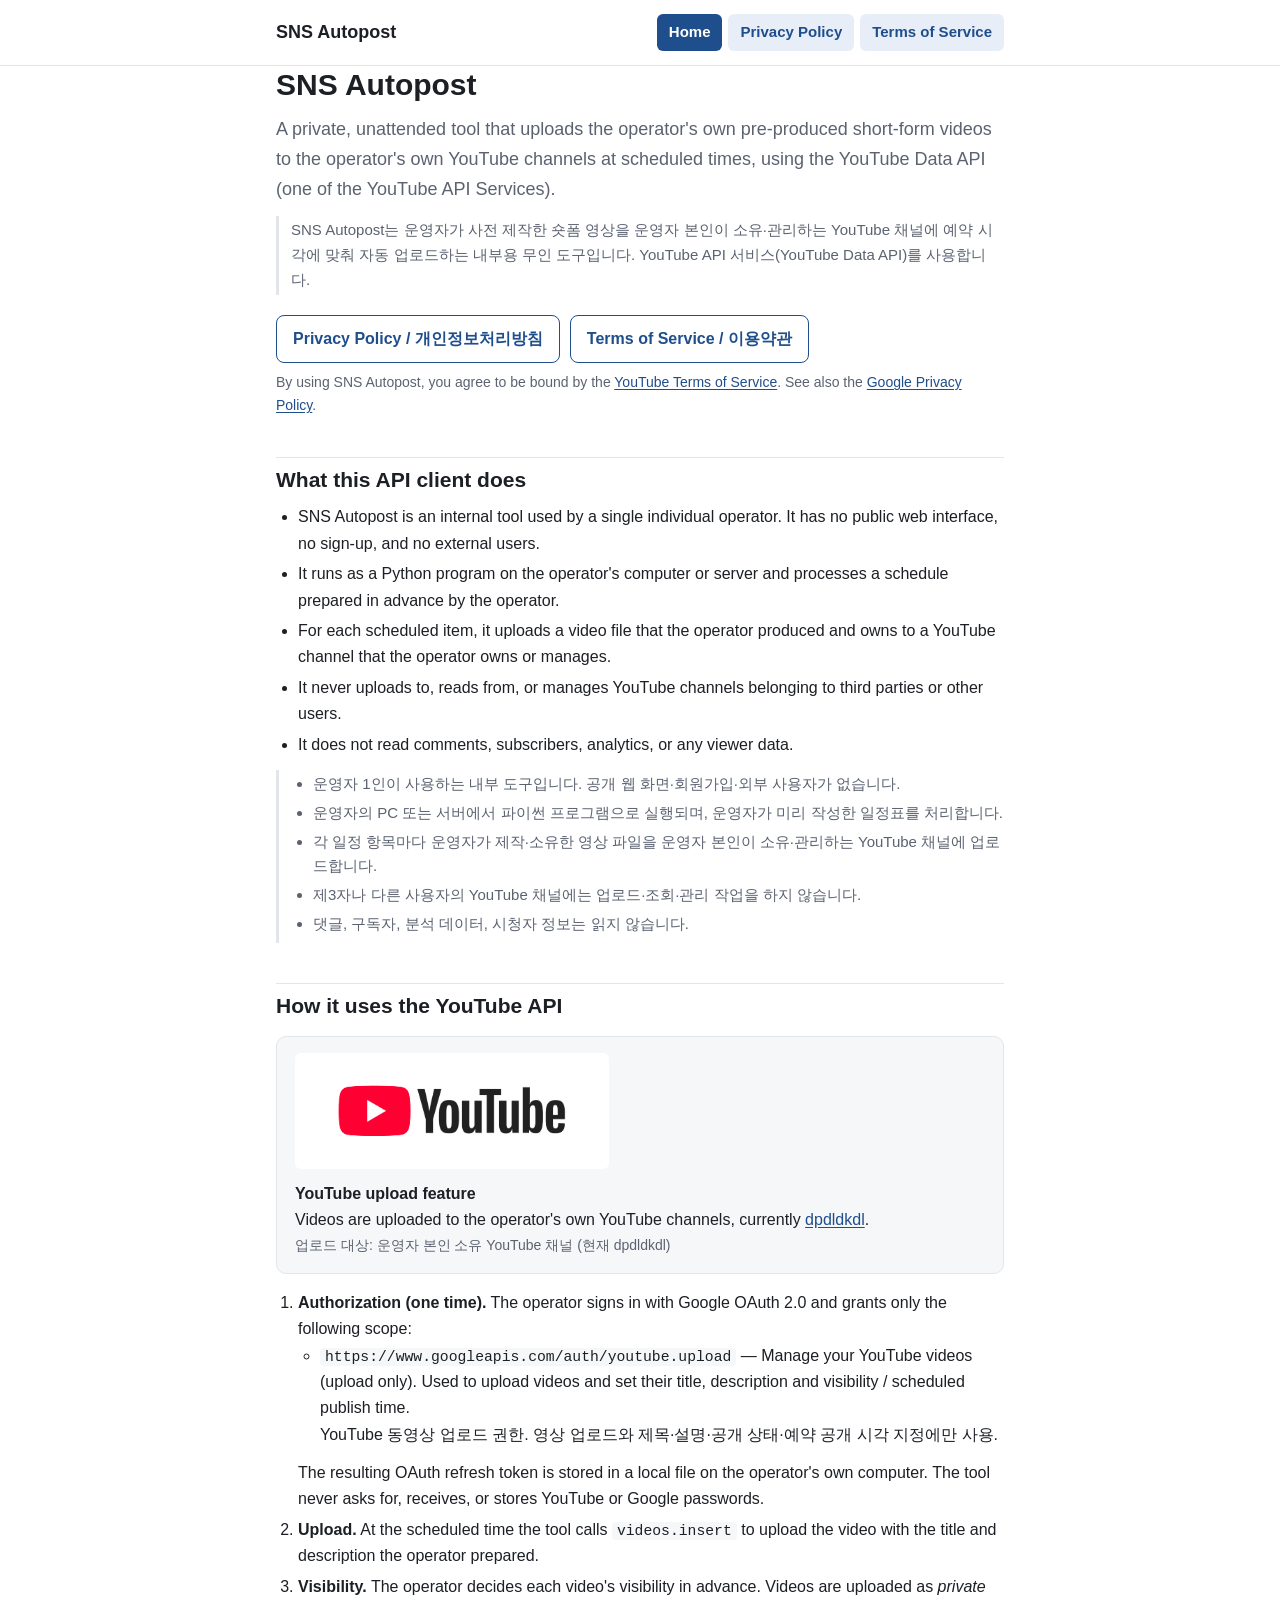
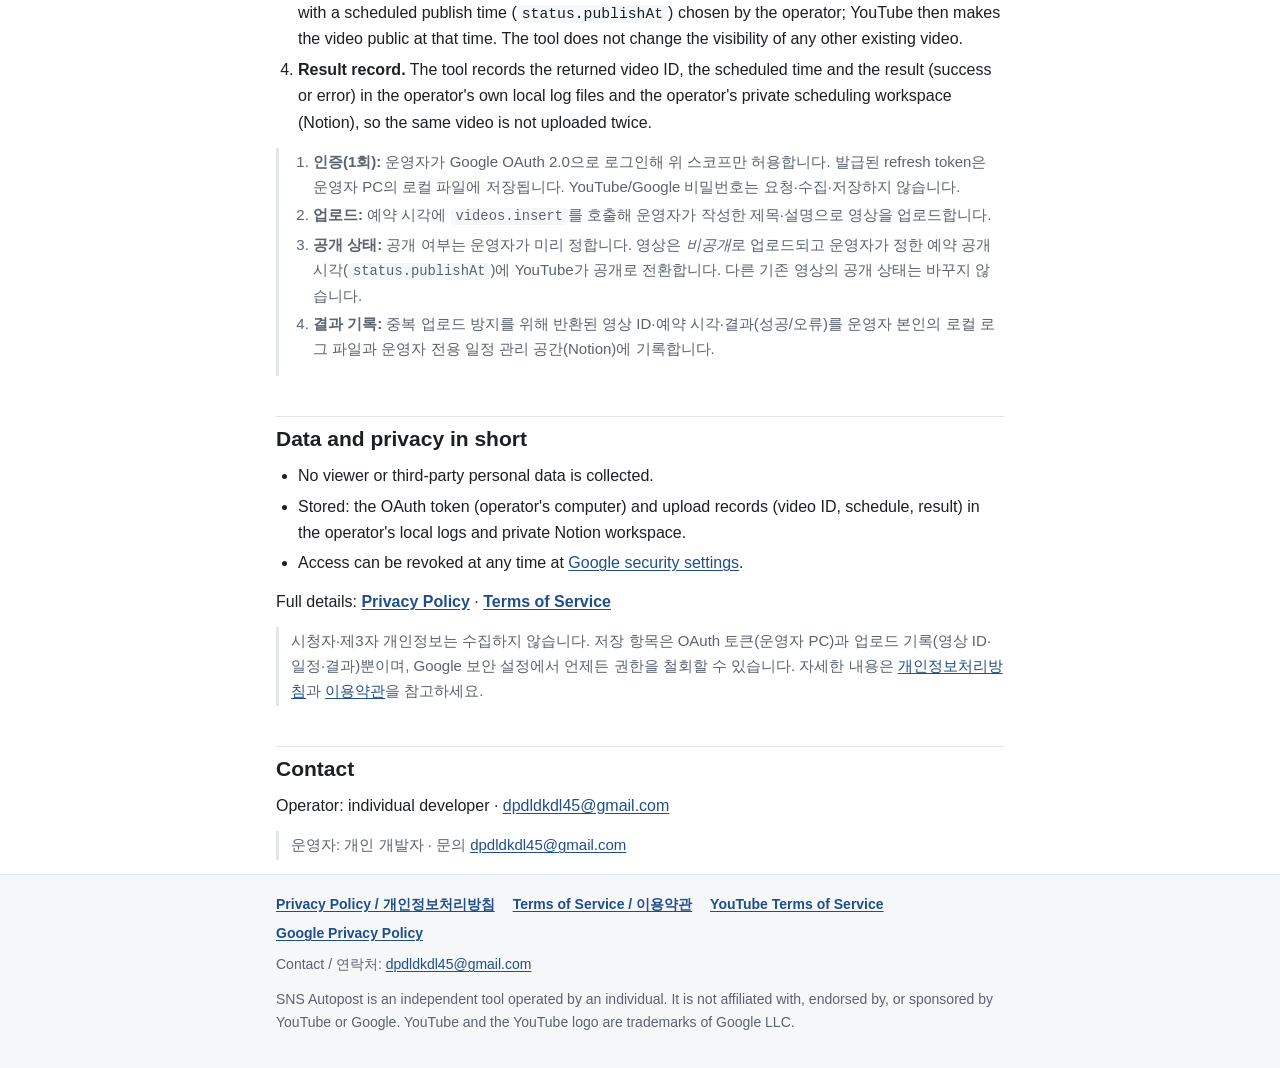
<file: index.html>
<!doctype html>
<html lang="en">
<head>
<meta charset="utf-8">
<meta name="viewport" content="width=device-width, initial-scale=1">
<title>SNS Autopost — Scheduled video uploader</title>
<meta name="description" content="SNS Autopost is a private, unattended tool that uploads the operator's own pre-produced short videos to the operator's own YouTube channels using the YouTube Data API.">
<link rel="stylesheet" href="style.css">
</head>
<body>
<header class="site-header"><div class="wrap"><a class="brand" href="index.html">SNS Autopost</a><nav class="nav" aria-label="Main"><a href="index.html" aria-current="page">Home</a><a href="privacy.html">Privacy Policy</a><a href="terms.html">Terms of Service</a></nav></div></header>
<main class="wrap">

<h1>SNS Autopost</h1>
<p class="lead">A private, unattended tool that uploads the operator's own pre-produced short-form videos to the operator's own YouTube channels at scheduled times, using the YouTube Data API (one of the YouTube API Services).</p>
<div class="ko" lang="ko"><p>SNS Autopost는 운영자가 사전 제작한 숏폼 영상을 운영자 본인이 소유·관리하는 YouTube 채널에 예약 시각에 맞춰 자동 업로드하는 내부용 무인 도구입니다. YouTube API 서비스(YouTube Data API)를 사용합니다.</p></div>

<div class="policy-links">
  <a href="privacy.html">Privacy Policy / 개인정보처리방침</a>
  <a href="terms.html">Terms of Service / 이용약관</a>
</div>
<p class="meta">By using SNS Autopost, you agree to be bound by the <a href="https://www.youtube.com/t/terms" rel="noopener">YouTube Terms of Service</a>. See also the <a href="http://www.google.com/policies/privacy" rel="noopener">Google Privacy Policy</a>.</p>

<h2>What this API client does</h2>
<ul>
  <li>SNS Autopost is an internal tool used by a single individual operator. It has no public web interface, no sign-up, and no external users.</li>
  <li>It runs as a Python program on the operator's computer or server and processes a schedule prepared in advance by the operator.</li>
  <li>For each scheduled item, it uploads a video file that the operator produced and owns to a YouTube channel that the operator owns or manages.</li>
  <li>It never uploads to, reads from, or manages YouTube channels belonging to third parties or other users.</li>
  <li>It does not read comments, subscribers, analytics, or any viewer data.</li>
</ul>
<div class="ko" lang="ko">
<ul>
  <li>운영자 1인이 사용하는 내부 도구입니다. 공개 웹 화면·회원가입·외부 사용자가 없습니다.</li>
  <li>운영자의 PC 또는 서버에서 파이썬 프로그램으로 실행되며, 운영자가 미리 작성한 일정표를 처리합니다.</li>
  <li>각 일정 항목마다 운영자가 제작·소유한 영상 파일을 운영자 본인이 소유·관리하는 YouTube 채널에 업로드합니다.</li>
  <li>제3자나 다른 사용자의 YouTube 채널에는 업로드·조회·관리 작업을 하지 않습니다.</li>
  <li>댓글, 구독자, 분석 데이터, 시청자 정보는 읽지 않습니다.</li>
</ul>
</div>

<h2>How it uses the YouTube API</h2>
<div class="card yt-integration">
  <a class="yt-logo-link" href="https://www.youtube.com/channel/UCUX4fZ9eqPd_Ai5bfz85Fdw" rel="noopener" title="Open the YouTube channel that receives uploads"><img src="youtube-logo.png" alt="YouTube"></a>
  <div>
    <strong>YouTube upload feature</strong><br>
    Videos are uploaded to the operator's own YouTube channels, currently <a href="https://www.youtube.com/channel/UCUX4fZ9eqPd_Ai5bfz85Fdw" rel="noopener">dpdldkdl</a>.
    <div lang="ko" class="meta">업로드 대상: 운영자 본인 소유 YouTube 채널 (현재 dpdldkdl)</div>
  </div>
</div>
<ol>
  <li><strong>Authorization (one time).</strong> The operator signs in with Google OAuth 2.0 and grants only the following scope:
    <ul>
<li><code>https://www.googleapis.com/auth/youtube.upload</code> &mdash; Manage your YouTube videos (upload only). Used to upload videos and set their title, description and visibility / scheduled publish time.<br><span lang="ko">YouTube 동영상 업로드 권한. 영상 업로드와 제목·설명·공개 상태·예약 공개 시각 지정에만 사용.</span></li>
    </ul>
    The resulting OAuth refresh token is stored in a local file on the operator's own computer. The tool never asks for, receives, or stores YouTube or Google passwords.
  </li>
  <li><strong>Upload.</strong> At the scheduled time the tool calls <code>videos.insert</code> to upload the video with the title and description the operator prepared.</li>
  <li><strong>Visibility.</strong> The operator decides each video's visibility in advance. Videos are uploaded as <em>private</em> with a scheduled publish time (<code>status.publishAt</code>) chosen by the operator; YouTube then makes the video public at that time. The tool does not change the visibility of any other existing video.</li>
  <li><strong>Result record.</strong> The tool records the returned video ID, the scheduled time and the result (success or error) in the operator's own local log files and the operator's private scheduling workspace (Notion), so the same video is not uploaded twice.</li>
</ol>
<div class="ko" lang="ko">
<ol>
  <li><strong>인증(1회):</strong> 운영자가 Google OAuth 2.0으로 로그인해 위 스코프만 허용합니다. 발급된 refresh token은 운영자 PC의 로컬 파일에 저장됩니다. YouTube/Google 비밀번호는 요청·수집·저장하지 않습니다.</li>
  <li><strong>업로드:</strong> 예약 시각에 <code>videos.insert</code>를 호출해 운영자가 작성한 제목·설명으로 영상을 업로드합니다.</li>
  <li><strong>공개 상태:</strong> 공개 여부는 운영자가 미리 정합니다. 영상은 <em>비공개</em>로 업로드되고 운영자가 정한 예약 공개 시각(<code>status.publishAt</code>)에 YouTube가 공개로 전환합니다. 다른 기존 영상의 공개 상태는 바꾸지 않습니다.</li>
  <li><strong>결과 기록:</strong> 중복 업로드 방지를 위해 반환된 영상 ID·예약 시각·결과(성공/오류)를 운영자 본인의 로컬 로그 파일과 운영자 전용 일정 관리 공간(Notion)에 기록합니다.</li>
</ol>
</div>

<h2>Data and privacy in short</h2>
<ul>
  <li>No viewer or third-party personal data is collected.</li>
  <li>Stored: the OAuth token (operator's computer) and upload records (video ID, schedule, result) in the operator's local logs and private Notion workspace.</li>
  <li>Access can be revoked at any time at <a href="https://security.google.com/settings/security/permissions" rel="noopener">Google security settings</a>.</li>
</ul>
<p>Full details: <a href="privacy.html"><strong>Privacy Policy</strong></a> &middot; <a href="terms.html"><strong>Terms of Service</strong></a></p>
<div class="ko" lang="ko"><p>시청자·제3자 개인정보는 수집하지 않습니다. 저장 항목은 OAuth 토큰(운영자 PC)과 업로드 기록(영상 ID·일정·결과)뿐이며, Google 보안 설정에서 언제든 권한을 철회할 수 있습니다. 자세한 내용은 <a href="privacy.html">개인정보처리방침</a>과 <a href="terms.html">이용약관</a>을 참고하세요.</p></div>

<h2>Contact</h2>
<p>Operator: individual developer &middot; <a href="mailto:dpdldkdl45@gmail.com">dpdldkdl45@gmail.com</a></p>
<div class="ko" lang="ko"><p>운영자: 개인 개발자 · 문의 <a href="mailto:dpdldkdl45@gmail.com">dpdldkdl45@gmail.com</a></p></div>

</main>
<footer class="site-footer"><div class="wrap"><nav aria-label="Legal"><a href="privacy.html">Privacy Policy / 개인정보처리방침</a><a href="terms.html">Terms of Service / 이용약관</a><a href="https://www.youtube.com/t/terms" rel="noopener">YouTube Terms of Service</a><a href="http://www.google.com/policies/privacy" rel="noopener">Google Privacy Policy</a></nav><p>Contact / 연락처: <a href="mailto:dpdldkdl45@gmail.com">dpdldkdl45@gmail.com</a></p><p>SNS Autopost is an independent tool operated by an individual. It is not affiliated with, endorsed by, or sponsored by YouTube or Google. YouTube and the YouTube logo are trademarks of Google LLC.</p></div></footer>
</body>
</html>
</file>
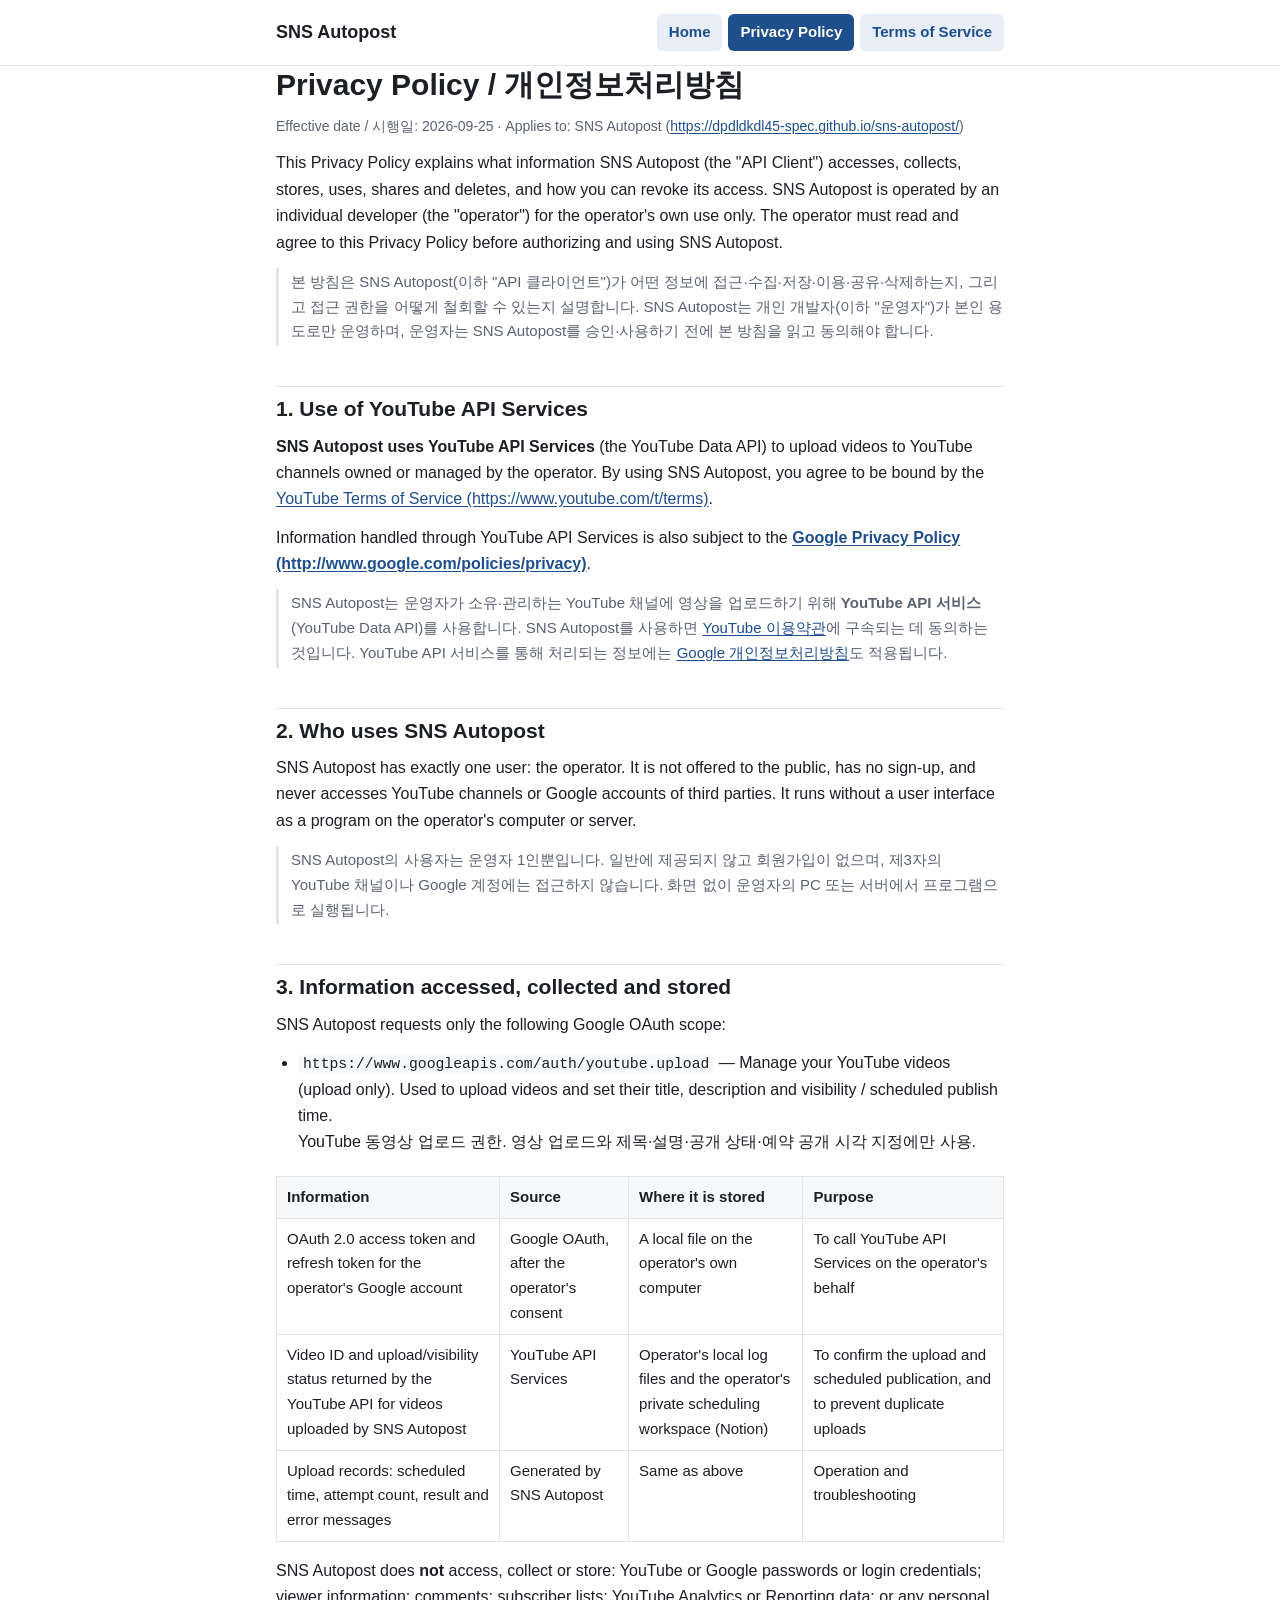
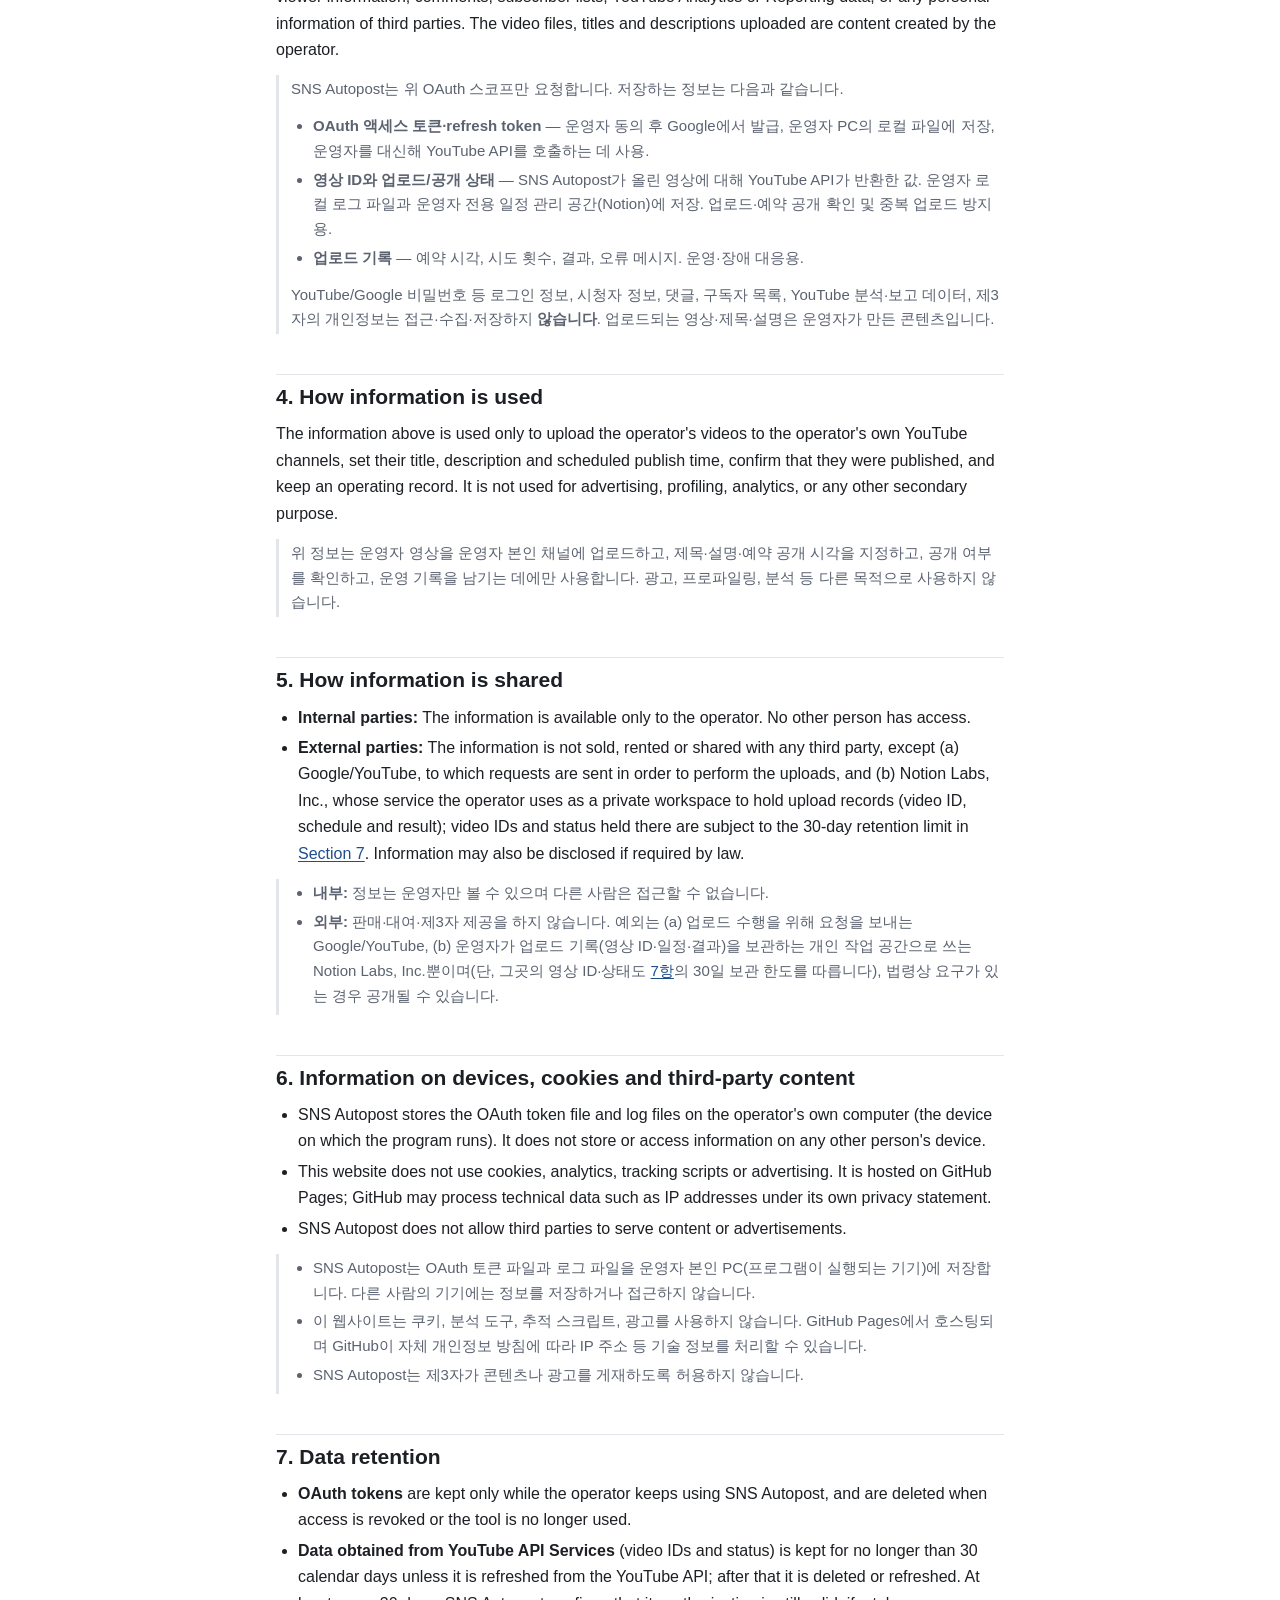
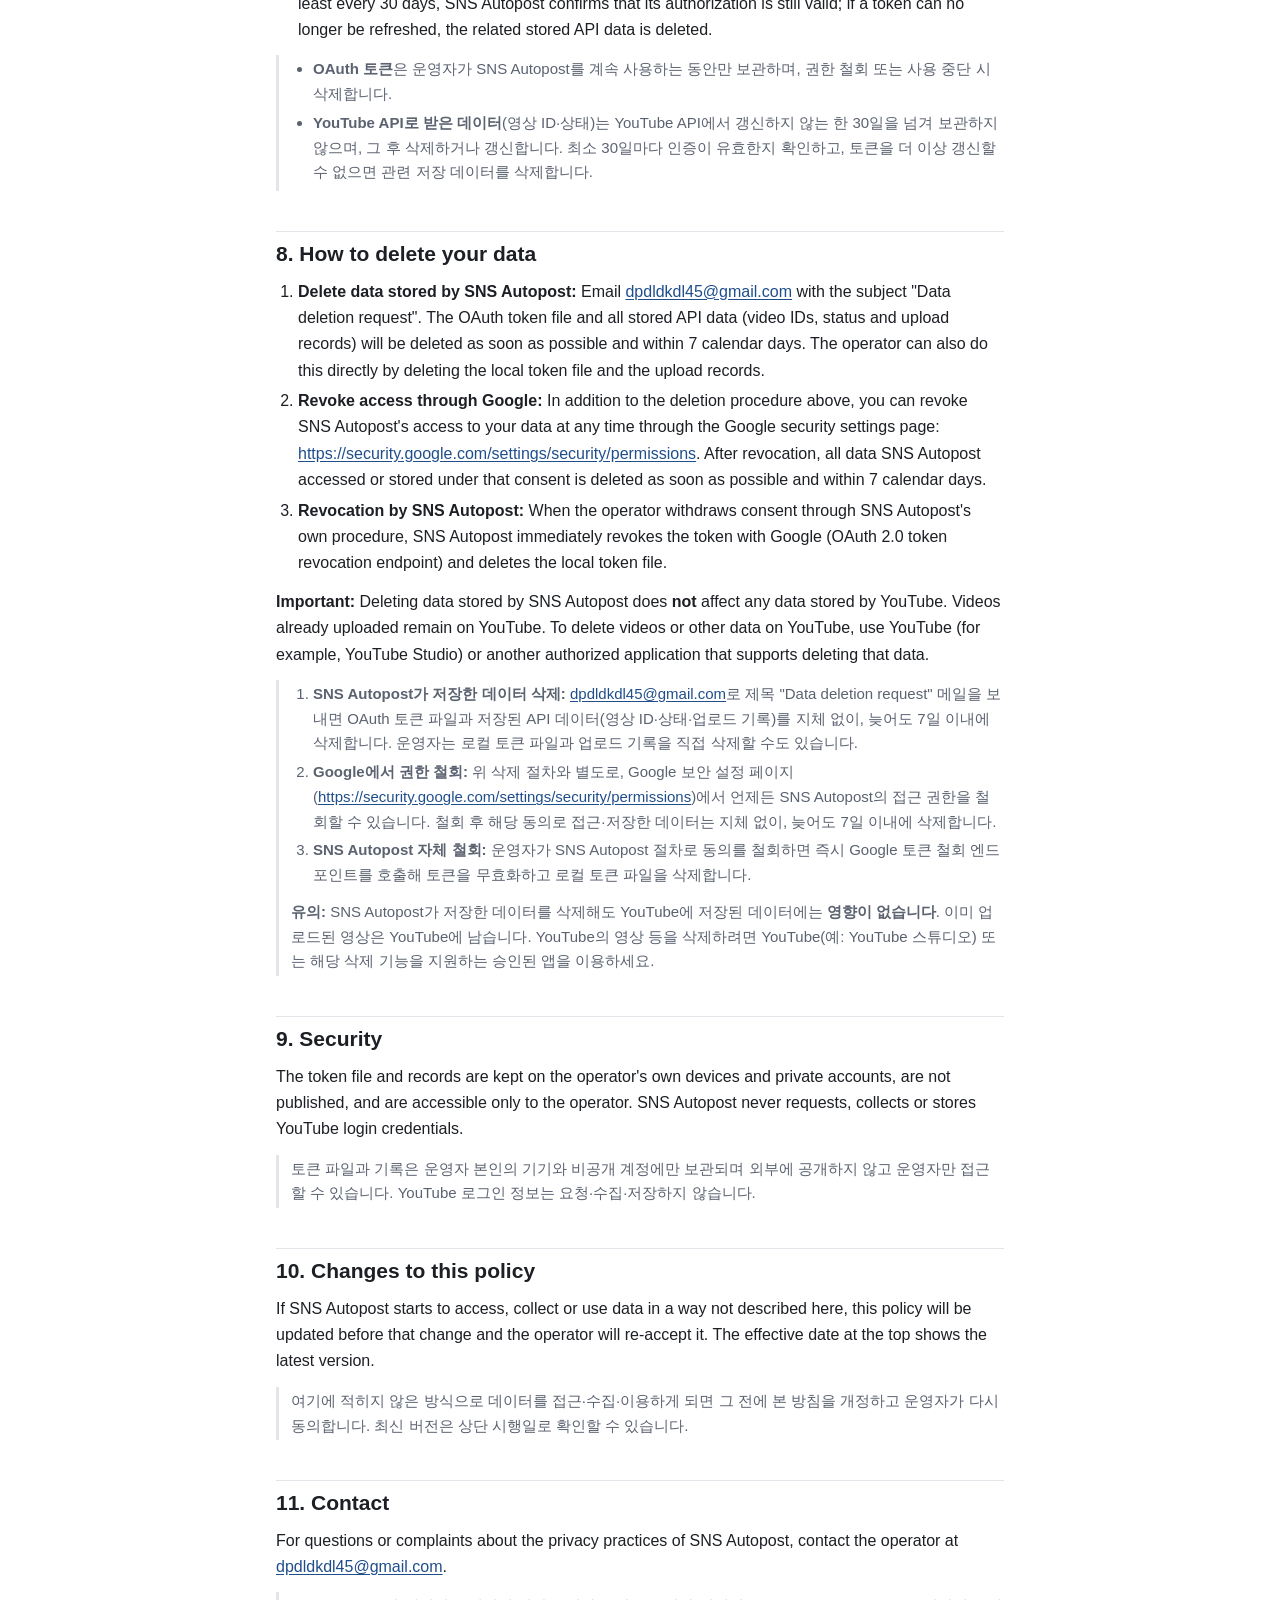
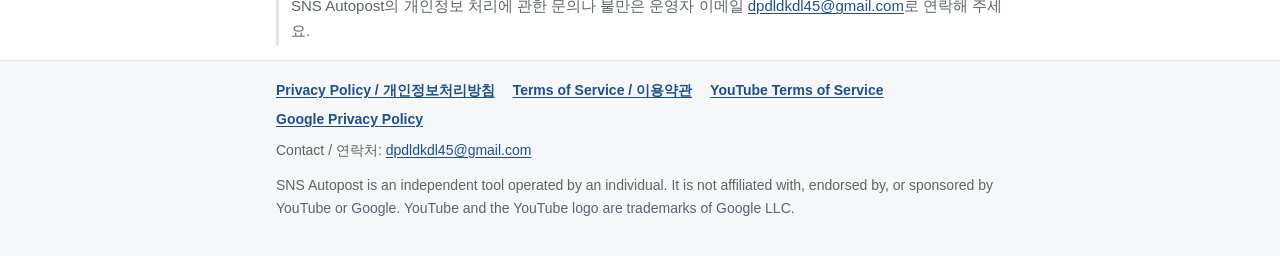
<file: privacy.html>
<!doctype html>
<html lang="en">
<head>
<meta charset="utf-8">
<meta name="viewport" content="width=device-width, initial-scale=1">
<title>Privacy Policy — SNS Autopost</title>
<meta name="description" content="Privacy Policy of SNS Autopost, a private tool that uses YouTube API Services to upload the operator's own videos.">
<link rel="stylesheet" href="style.css">
</head>
<body>
<header class="site-header"><div class="wrap"><a class="brand" href="index.html">SNS Autopost</a><nav class="nav" aria-label="Main"><a href="index.html">Home</a><a href="privacy.html" aria-current="page">Privacy Policy</a><a href="terms.html">Terms of Service</a></nav></div></header>
<main class="wrap">

<h1>Privacy Policy <span lang="ko">/ 개인정보처리방침</span></h1>
<p class="meta">Effective date / 시행일: 2026-09-25 &middot; Applies to: SNS Autopost (<a href="index.html">https://dpdldkdl45-spec.github.io/sns-autopost/</a>)</p>
<p>This Privacy Policy explains what information SNS Autopost (the "API Client") accesses, collects, stores, uses, shares and deletes, and how you can revoke its access. SNS Autopost is operated by an individual developer (the "operator") for the operator's own use only. The operator must read and agree to this Privacy Policy before authorizing and using SNS Autopost.</p>
<div class="ko" lang="ko"><p>본 방침은 SNS Autopost(이하 "API 클라이언트")가 어떤 정보에 접근·수집·저장·이용·공유·삭제하는지, 그리고 접근 권한을 어떻게 철회할 수 있는지 설명합니다. SNS Autopost는 개인 개발자(이하 "운영자")가 본인 용도로만 운영하며, 운영자는 SNS Autopost를 승인·사용하기 전에 본 방침을 읽고 동의해야 합니다.</p></div>

<h2 id="youtube-api-services">1. Use of YouTube API Services</h2>
<p><strong>SNS Autopost uses YouTube API Services</strong> (the YouTube Data API) to upload videos to YouTube channels owned or managed by the operator. By using SNS Autopost, you agree to be bound by the <a href="https://www.youtube.com/t/terms" rel="noopener">YouTube Terms of Service (https://www.youtube.com/t/terms)</a>.</p>
<p>Information handled through YouTube API Services is also subject to the <strong><a href="http://www.google.com/policies/privacy" rel="noopener">Google Privacy Policy (http://www.google.com/policies/privacy)</a></strong>.</p>
<div class="ko" lang="ko"><p>SNS Autopost는 운영자가 소유·관리하는 YouTube 채널에 영상을 업로드하기 위해 <strong>YouTube API 서비스</strong>(YouTube Data API)를 사용합니다. SNS Autopost를 사용하면 <a href="https://www.youtube.com/t/terms" rel="noopener">YouTube 이용약관</a>에 구속되는 데 동의하는 것입니다. YouTube API 서비스를 통해 처리되는 정보에는 <a href="http://www.google.com/policies/privacy" rel="noopener">Google 개인정보처리방침</a>도 적용됩니다.</p></div>

<h2 id="who">2. Who uses SNS Autopost</h2>
<p>SNS Autopost has exactly one user: the operator. It is not offered to the public, has no sign-up, and never accesses YouTube channels or Google accounts of third parties. It runs without a user interface as a program on the operator's computer or server.</p>
<div class="ko" lang="ko"><p>SNS Autopost의 사용자는 운영자 1인뿐입니다. 일반에 제공되지 않고 회원가입이 없으며, 제3자의 YouTube 채널이나 Google 계정에는 접근하지 않습니다. 화면 없이 운영자의 PC 또는 서버에서 프로그램으로 실행됩니다.</p></div>

<h2 id="data-accessed">3. Information accessed, collected and stored</h2>
<p>SNS Autopost requests only the following Google OAuth scope:</p>
<ul>
<li><code>https://www.googleapis.com/auth/youtube.upload</code> &mdash; Manage your YouTube videos (upload only). Used to upload videos and set their title, description and visibility / scheduled publish time.<br><span lang="ko">YouTube 동영상 업로드 권한. 영상 업로드와 제목·설명·공개 상태·예약 공개 시각 지정에만 사용.</span></li>
</ul>
<div class="table-scroll">
<table>
<thead><tr><th>Information</th><th>Source</th><th>Where it is stored</th><th>Purpose</th></tr></thead>
<tbody>
<tr><td>OAuth 2.0 access token and refresh token for the operator's Google account</td><td>Google OAuth, after the operator's consent</td><td>A local file on the operator's own computer</td><td>To call YouTube API Services on the operator's behalf</td></tr>
<tr><td>Video ID and upload/visibility status returned by the YouTube API for videos uploaded by SNS Autopost</td><td>YouTube API Services</td><td>Operator's local log files and the operator's private scheduling workspace (Notion)</td><td>To confirm the upload and scheduled publication, and to prevent duplicate uploads</td></tr>
<tr><td>Upload records: scheduled time, attempt count, result and error messages</td><td>Generated by SNS Autopost</td><td>Same as above</td><td>Operation and troubleshooting</td></tr>
</tbody>
</table>
</div>
<p>SNS Autopost does <strong>not</strong> access, collect or store: YouTube or Google passwords or login credentials; viewer information; comments; subscriber lists; YouTube Analytics or Reporting data; or any personal information of third parties. The video files, titles and descriptions uploaded are content created by the operator.</p>
<div class="ko" lang="ko">
<p>SNS Autopost는 위 OAuth 스코프만 요청합니다. 저장하는 정보는 다음과 같습니다.</p>
<ul>
  <li><strong>OAuth 액세스 토큰·refresh token</strong> — 운영자 동의 후 Google에서 발급, 운영자 PC의 로컬 파일에 저장, 운영자를 대신해 YouTube API를 호출하는 데 사용.</li>
  <li><strong>영상 ID와 업로드/공개 상태</strong> — SNS Autopost가 올린 영상에 대해 YouTube API가 반환한 값. 운영자 로컬 로그 파일과 운영자 전용 일정 관리 공간(Notion)에 저장. 업로드·예약 공개 확인 및 중복 업로드 방지용.</li>
  <li><strong>업로드 기록</strong> — 예약 시각, 시도 횟수, 결과, 오류 메시지. 운영·장애 대응용.</li>
</ul>
<p>YouTube/Google 비밀번호 등 로그인 정보, 시청자 정보, 댓글, 구독자 목록, YouTube 분석·보고 데이터, 제3자의 개인정보는 접근·수집·저장하지 <strong>않습니다</strong>. 업로드되는 영상·제목·설명은 운영자가 만든 콘텐츠입니다.</p>
</div>

<h2 id="use">4. How information is used</h2>
<p>The information above is used only to upload the operator's videos to the operator's own YouTube channels, set their title, description and scheduled publish time, confirm that they were published, and keep an operating record. It is not used for advertising, profiling, analytics, or any other secondary purpose.</p>
<div class="ko" lang="ko"><p>위 정보는 운영자 영상을 운영자 본인 채널에 업로드하고, 제목·설명·예약 공개 시각을 지정하고, 공개 여부를 확인하고, 운영 기록을 남기는 데에만 사용합니다. 광고, 프로파일링, 분석 등 다른 목적으로 사용하지 않습니다.</p></div>

<h2 id="sharing">5. How information is shared</h2>
<ul>
  <li><strong>Internal parties:</strong> The information is available only to the operator. No other person has access.</li>
  <li><strong>External parties:</strong> The information is not sold, rented or shared with any third party, except (a) Google/YouTube, to which requests are sent in order to perform the uploads, and (b) Notion Labs, Inc., whose service the operator uses as a private workspace to hold upload records (video ID, schedule and result); video IDs and status held there are subject to the 30-day retention limit in <a href="#retention">Section 7</a>. Information may also be disclosed if required by law.</li>
</ul>
<div class="ko" lang="ko">
<ul>
  <li><strong>내부:</strong> 정보는 운영자만 볼 수 있으며 다른 사람은 접근할 수 없습니다.</li>
  <li><strong>외부:</strong> 판매·대여·제3자 제공을 하지 않습니다. 예외는 (a) 업로드 수행을 위해 요청을 보내는 Google/YouTube, (b) 운영자가 업로드 기록(영상 ID·일정·결과)을 보관하는 개인 작업 공간으로 쓰는 Notion Labs, Inc.뿐이며(단, 그곳의 영상 ID·상태도 <a href="#retention">7항</a>의 30일 보관 한도를 따릅니다), 법령상 요구가 있는 경우 공개될 수 있습니다.</li>
</ul>
</div>

<h2 id="devices-cookies">6. Information on devices, cookies and third-party content</h2>
<ul>
  <li>SNS Autopost stores the OAuth token file and log files on the operator's own computer (the device on which the program runs). It does not store or access information on any other person's device.</li>
  <li>This website does not use cookies, analytics, tracking scripts or advertising. It is hosted on GitHub Pages; GitHub may process technical data such as IP addresses under its own privacy statement.</li>
  <li>SNS Autopost does not allow third parties to serve content or advertisements.</li>
</ul>
<div class="ko" lang="ko">
<ul>
  <li>SNS Autopost는 OAuth 토큰 파일과 로그 파일을 운영자 본인 PC(프로그램이 실행되는 기기)에 저장합니다. 다른 사람의 기기에는 정보를 저장하거나 접근하지 않습니다.</li>
  <li>이 웹사이트는 쿠키, 분석 도구, 추적 스크립트, 광고를 사용하지 않습니다. GitHub Pages에서 호스팅되며 GitHub이 자체 개인정보 방침에 따라 IP 주소 등 기술 정보를 처리할 수 있습니다.</li>
  <li>SNS Autopost는 제3자가 콘텐츠나 광고를 게재하도록 허용하지 않습니다.</li>
</ul>
</div>

<h2 id="retention">7. Data retention</h2>
<ul>
  <li><strong>OAuth tokens</strong> are kept only while the operator keeps using SNS Autopost, and are deleted when access is revoked or the tool is no longer used.</li>
  <li><strong>Data obtained from YouTube API Services</strong> (video IDs and status) is kept for no longer than 30 calendar days unless it is refreshed from the YouTube API; after that it is deleted or refreshed. At least every 30 days, SNS Autopost confirms that its authorization is still valid; if a token can no longer be refreshed, the related stored API data is deleted.</li>
</ul>
<div class="ko" lang="ko">
<ul>
  <li><strong>OAuth 토큰</strong>은 운영자가 SNS Autopost를 계속 사용하는 동안만 보관하며, 권한 철회 또는 사용 중단 시 삭제합니다.</li>
  <li><strong>YouTube API로 받은 데이터</strong>(영상 ID·상태)는 YouTube API에서 갱신하지 않는 한 30일을 넘겨 보관하지 않으며, 그 후 삭제하거나 갱신합니다. 최소 30일마다 인증이 유효한지 확인하고, 토큰을 더 이상 갱신할 수 없으면 관련 저장 데이터를 삭제합니다.</li>
</ul>
</div>

<h2 id="deletion">8. How to delete your data</h2>
<ol>
  <li><strong>Delete data stored by SNS Autopost:</strong> Email <a href="mailto:dpdldkdl45@gmail.com">dpdldkdl45@gmail.com</a> with the subject "Data deletion request". The OAuth token file and all stored API data (video IDs, status and upload records) will be deleted as soon as possible and within 7 calendar days. The operator can also do this directly by deleting the local token file and the upload records.</li>
  <li><strong>Revoke access through Google:</strong> In addition to the deletion procedure above, you can revoke SNS Autopost's access to your data at any time through the Google security settings page: <a href="https://security.google.com/settings/security/permissions" rel="noopener">https://security.google.com/settings/security/permissions</a>. After revocation, all data SNS Autopost accessed or stored under that consent is deleted as soon as possible and within 7 calendar days.</li>
  <li><strong>Revocation by SNS Autopost:</strong> When the operator withdraws consent through SNS Autopost's own procedure, SNS Autopost immediately revokes the token with Google (OAuth 2.0 token revocation endpoint) and deletes the local token file.</li>
</ol>
<p><strong>Important:</strong> Deleting data stored by SNS Autopost does <strong>not</strong> affect any data stored by YouTube. Videos already uploaded remain on YouTube. To delete videos or other data on YouTube, use YouTube (for example, YouTube Studio) or another authorized application that supports deleting that data.</p>
<div class="ko" lang="ko">
<ol>
  <li><strong>SNS Autopost가 저장한 데이터 삭제:</strong> <a href="mailto:dpdldkdl45@gmail.com">dpdldkdl45@gmail.com</a>로 제목 "Data deletion request" 메일을 보내면 OAuth 토큰 파일과 저장된 API 데이터(영상 ID·상태·업로드 기록)를 지체 없이, 늦어도 7일 이내에 삭제합니다. 운영자는 로컬 토큰 파일과 업로드 기록을 직접 삭제할 수도 있습니다.</li>
  <li><strong>Google에서 권한 철회:</strong> 위 삭제 절차와 별도로, Google 보안 설정 페이지(<a href="https://security.google.com/settings/security/permissions" rel="noopener">https://security.google.com/settings/security/permissions</a>)에서 언제든 SNS Autopost의 접근 권한을 철회할 수 있습니다. 철회 후 해당 동의로 접근·저장한 데이터는 지체 없이, 늦어도 7일 이내에 삭제합니다.</li>
  <li><strong>SNS Autopost 자체 철회:</strong> 운영자가 SNS Autopost 절차로 동의를 철회하면 즉시 Google 토큰 철회 엔드포인트를 호출해 토큰을 무효화하고 로컬 토큰 파일을 삭제합니다.</li>
</ol>
<p><strong>유의:</strong> SNS Autopost가 저장한 데이터를 삭제해도 YouTube에 저장된 데이터에는 <strong>영향이 없습니다</strong>. 이미 업로드된 영상은 YouTube에 남습니다. YouTube의 영상 등을 삭제하려면 YouTube(예: YouTube 스튜디오) 또는 해당 삭제 기능을 지원하는 승인된 앱을 이용하세요.</p>
</div>

<h2 id="security">9. Security</h2>
<p>The token file and records are kept on the operator's own devices and private accounts, are not published, and are accessible only to the operator. SNS Autopost never requests, collects or stores YouTube login credentials.</p>
<div class="ko" lang="ko"><p>토큰 파일과 기록은 운영자 본인의 기기와 비공개 계정에만 보관되며 외부에 공개하지 않고 운영자만 접근할 수 있습니다. YouTube 로그인 정보는 요청·수집·저장하지 않습니다.</p></div>

<h2 id="changes">10. Changes to this policy</h2>
<p>If SNS Autopost starts to access, collect or use data in a way not described here, this policy will be updated before that change and the operator will re-accept it. The effective date at the top shows the latest version.</p>
<div class="ko" lang="ko"><p>여기에 적히지 않은 방식으로 데이터를 접근·수집·이용하게 되면 그 전에 본 방침을 개정하고 운영자가 다시 동의합니다. 최신 버전은 상단 시행일로 확인할 수 있습니다.</p></div>

<h2 id="contact">11. Contact</h2>
<p>For questions or complaints about the privacy practices of SNS Autopost, contact the operator at <a href="mailto:dpdldkdl45@gmail.com">dpdldkdl45@gmail.com</a>.</p>
<div class="ko" lang="ko"><p>SNS Autopost의 개인정보 처리에 관한 문의나 불만은 운영자 이메일 <a href="mailto:dpdldkdl45@gmail.com">dpdldkdl45@gmail.com</a>로 연락해 주세요.</p></div>

</main>
<footer class="site-footer"><div class="wrap"><nav aria-label="Legal"><a href="privacy.html">Privacy Policy / 개인정보처리방침</a><a href="terms.html">Terms of Service / 이용약관</a><a href="https://www.youtube.com/t/terms" rel="noopener">YouTube Terms of Service</a><a href="http://www.google.com/policies/privacy" rel="noopener">Google Privacy Policy</a></nav><p>Contact / 연락처: <a href="mailto:dpdldkdl45@gmail.com">dpdldkdl45@gmail.com</a></p><p>SNS Autopost is an independent tool operated by an individual. It is not affiliated with, endorsed by, or sponsored by YouTube or Google. YouTube and the YouTube logo are trademarks of Google LLC.</p></div></footer>
</body>
</html>
</file>
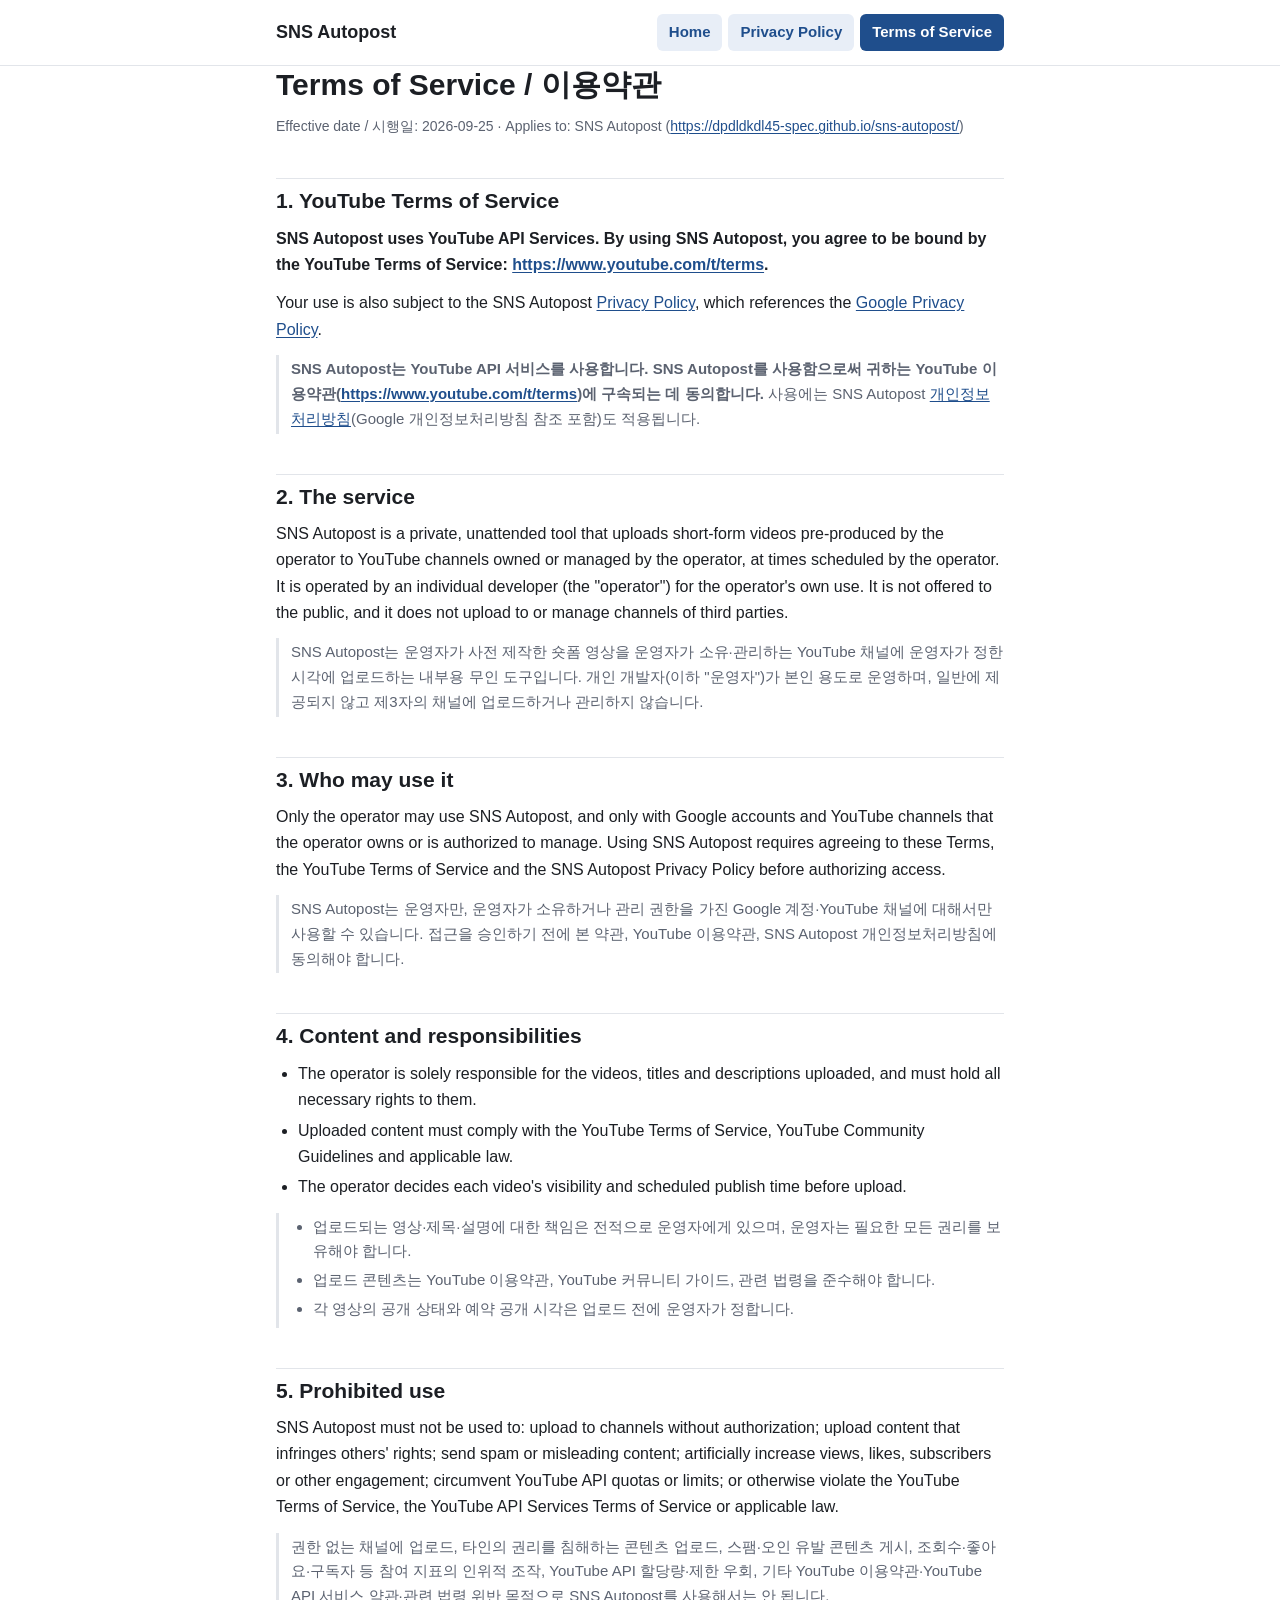
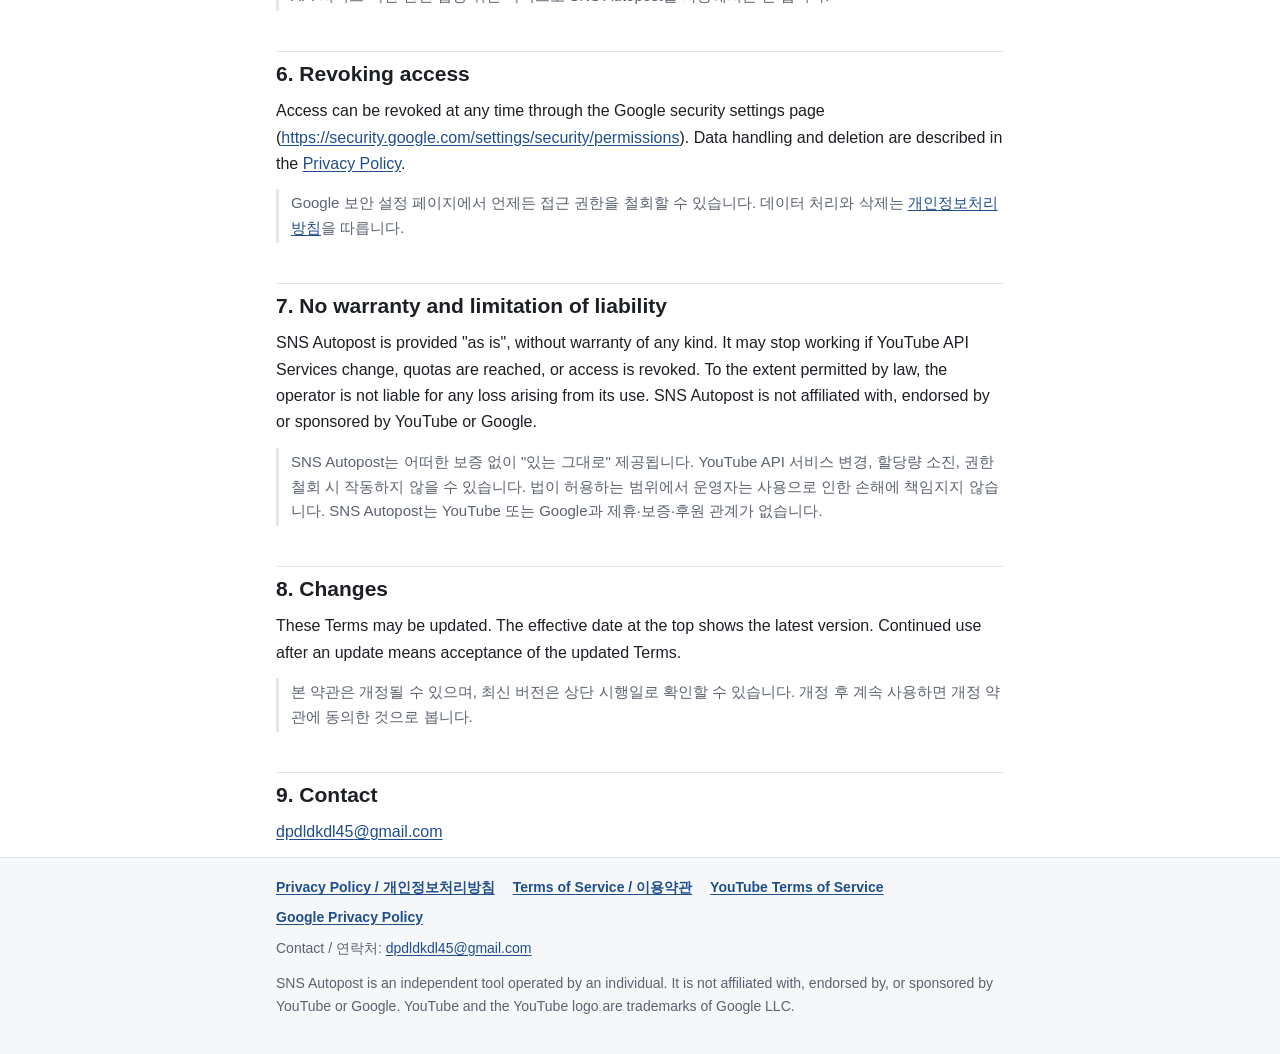
<file: terms.html>
<!doctype html>
<html lang="en">
<head>
<meta charset="utf-8">
<meta name="viewport" content="width=device-width, initial-scale=1">
<title>Terms of Service — SNS Autopost</title>
<meta name="description" content="Terms of Service of SNS Autopost, a private tool that uses YouTube API Services to upload the operator's own videos.">
<link rel="stylesheet" href="style.css">
</head>
<body>
<header class="site-header"><div class="wrap"><a class="brand" href="index.html">SNS Autopost</a><nav class="nav" aria-label="Main"><a href="index.html">Home</a><a href="privacy.html">Privacy Policy</a><a href="terms.html" aria-current="page">Terms of Service</a></nav></div></header>
<main class="wrap">

<h1>Terms of Service <span lang="ko">/ 이용약관</span></h1>
<p class="meta">Effective date / 시행일: 2026-09-25 &middot; Applies to: SNS Autopost (<a href="index.html">https://dpdldkdl45-spec.github.io/sns-autopost/</a>)</p>

<h2 id="youtube-terms">1. YouTube Terms of Service</h2>
<p><strong>SNS Autopost uses YouTube API Services. By using SNS Autopost, you agree to be bound by the YouTube Terms of Service: <a href="https://www.youtube.com/t/terms" rel="noopener">https://www.youtube.com/t/terms</a>.</strong></p>
<p>Your use is also subject to the SNS Autopost <a href="privacy.html">Privacy Policy</a>, which references the <a href="http://www.google.com/policies/privacy" rel="noopener">Google Privacy Policy</a>.</p>
<div class="ko" lang="ko"><p><strong>SNS Autopost는 YouTube API 서비스를 사용합니다. SNS Autopost를 사용함으로써 귀하는 YouTube 이용약관(<a href="https://www.youtube.com/t/terms" rel="noopener">https://www.youtube.com/t/terms</a>)에 구속되는 데 동의합니다.</strong> 사용에는 SNS Autopost <a href="privacy.html">개인정보처리방침</a>(Google 개인정보처리방침 참조 포함)도 적용됩니다.</p></div>

<h2 id="service">2. The service</h2>
<p>SNS Autopost is a private, unattended tool that uploads short-form videos pre-produced by the operator to YouTube channels owned or managed by the operator, at times scheduled by the operator. It is operated by an individual developer (the "operator") for the operator's own use. It is not offered to the public, and it does not upload to or manage channels of third parties.</p>
<div class="ko" lang="ko"><p>SNS Autopost는 운영자가 사전 제작한 숏폼 영상을 운영자가 소유·관리하는 YouTube 채널에 운영자가 정한 시각에 업로드하는 내부용 무인 도구입니다. 개인 개발자(이하 "운영자")가 본인 용도로 운영하며, 일반에 제공되지 않고 제3자의 채널에 업로드하거나 관리하지 않습니다.</p></div>

<h2 id="eligibility">3. Who may use it</h2>
<p>Only the operator may use SNS Autopost, and only with Google accounts and YouTube channels that the operator owns or is authorized to manage. Using SNS Autopost requires agreeing to these Terms, the YouTube Terms of Service and the SNS Autopost Privacy Policy before authorizing access.</p>
<div class="ko" lang="ko"><p>SNS Autopost는 운영자만, 운영자가 소유하거나 관리 권한을 가진 Google 계정·YouTube 채널에 대해서만 사용할 수 있습니다. 접근을 승인하기 전에 본 약관, YouTube 이용약관, SNS Autopost 개인정보처리방침에 동의해야 합니다.</p></div>

<h2 id="responsibilities">4. Content and responsibilities</h2>
<ul>
  <li>The operator is solely responsible for the videos, titles and descriptions uploaded, and must hold all necessary rights to them.</li>
  <li>Uploaded content must comply with the YouTube Terms of Service, YouTube Community Guidelines and applicable law.</li>
  <li>The operator decides each video's visibility and scheduled publish time before upload.</li>
</ul>
<div class="ko" lang="ko">
<ul>
  <li>업로드되는 영상·제목·설명에 대한 책임은 전적으로 운영자에게 있으며, 운영자는 필요한 모든 권리를 보유해야 합니다.</li>
  <li>업로드 콘텐츠는 YouTube 이용약관, YouTube 커뮤니티 가이드, 관련 법령을 준수해야 합니다.</li>
  <li>각 영상의 공개 상태와 예약 공개 시각은 업로드 전에 운영자가 정합니다.</li>
</ul>
</div>

<h2 id="prohibited">5. Prohibited use</h2>
<p>SNS Autopost must not be used to: upload to channels without authorization; upload content that infringes others' rights; send spam or misleading content; artificially increase views, likes, subscribers or other engagement; circumvent YouTube API quotas or limits; or otherwise violate the YouTube Terms of Service, the YouTube API Services Terms of Service or applicable law.</p>
<div class="ko" lang="ko"><p>권한 없는 채널에 업로드, 타인의 권리를 침해하는 콘텐츠 업로드, 스팸·오인 유발 콘텐츠 게시, 조회수·좋아요·구독자 등 참여 지표의 인위적 조작, YouTube API 할당량·제한 우회, 기타 YouTube 이용약관·YouTube API 서비스 약관·관련 법령 위반 목적으로 SNS Autopost를 사용해서는 안 됩니다.</p></div>

<h2 id="revocation">6. Revoking access</h2>
<p>Access can be revoked at any time through the Google security settings page (<a href="https://security.google.com/settings/security/permissions" rel="noopener">https://security.google.com/settings/security/permissions</a>). Data handling and deletion are described in the <a href="privacy.html#deletion">Privacy Policy</a>.</p>
<div class="ko" lang="ko"><p>Google 보안 설정 페이지에서 언제든 접근 권한을 철회할 수 있습니다. 데이터 처리와 삭제는 <a href="privacy.html#deletion">개인정보처리방침</a>을 따릅니다.</p></div>

<h2 id="disclaimer">7. No warranty and limitation of liability</h2>
<p>SNS Autopost is provided "as is", without warranty of any kind. It may stop working if YouTube API Services change, quotas are reached, or access is revoked. To the extent permitted by law, the operator is not liable for any loss arising from its use. SNS Autopost is not affiliated with, endorsed by or sponsored by YouTube or Google.</p>
<div class="ko" lang="ko"><p>SNS Autopost는 어떠한 보증 없이 "있는 그대로" 제공됩니다. YouTube API 서비스 변경, 할당량 소진, 권한 철회 시 작동하지 않을 수 있습니다. 법이 허용하는 범위에서 운영자는 사용으로 인한 손해에 책임지지 않습니다. SNS Autopost는 YouTube 또는 Google과 제휴·보증·후원 관계가 없습니다.</p></div>

<h2 id="changes">8. Changes</h2>
<p>These Terms may be updated. The effective date at the top shows the latest version. Continued use after an update means acceptance of the updated Terms.</p>
<div class="ko" lang="ko"><p>본 약관은 개정될 수 있으며, 최신 버전은 상단 시행일로 확인할 수 있습니다. 개정 후 계속 사용하면 개정 약관에 동의한 것으로 봅니다.</p></div>

<h2 id="contact">9. Contact</h2>
<p><a href="mailto:dpdldkdl45@gmail.com">dpdldkdl45@gmail.com</a></p>

</main>
<footer class="site-footer"><div class="wrap"><nav aria-label="Legal"><a href="privacy.html">Privacy Policy / 개인정보처리방침</a><a href="terms.html">Terms of Service / 이용약관</a><a href="https://www.youtube.com/t/terms" rel="noopener">YouTube Terms of Service</a><a href="http://www.google.com/policies/privacy" rel="noopener">Google Privacy Policy</a></nav><p>Contact / 연락처: <a href="mailto:dpdldkdl45@gmail.com">dpdldkdl45@gmail.com</a></p><p>SNS Autopost is an independent tool operated by an individual. It is not affiliated with, endorsed by, or sponsored by YouTube or Google. YouTube and the YouTube logo are trademarks of Google LLC.</p></div></footer>
</body>
</html>
</file>
<file: style.css>
:root {
  --bg: #ffffff;
  --surface: #f6f7f9;
  --text: #1c1f24;
  --muted: #5b6270;
  --line: #e2e5ea;
  --accent: #1f4e8c;
  --accent-soft: #e8eef7;
  --max: 760px;
}

* { box-sizing: border-box; }

html { -webkit-text-size-adjust: 100%; }

body {
  margin: 0;
  background: var(--bg);
  color: var(--text);
  font-family: -apple-system, BlinkMacSystemFont, "Segoe UI", Roboto, "Helvetica Neue", Arial,
    "Apple SD Gothic Neo", "Malgun Gothic", "Noto Sans KR", sans-serif;
  font-size: 16px;
  line-height: 1.65;
}

a { color: var(--accent); text-underline-offset: 2px; }
a:hover { text-decoration-thickness: 2px; }

.wrap { max-width: var(--max); margin: 0 auto; padding: 0 16px; }

/* Header */
.site-header { border-bottom: 1px solid var(--line); background: var(--bg); }
.site-header .wrap {
  display: flex; flex-wrap: wrap; align-items: center; justify-content: space-between;
  gap: 8px 16px; padding-top: 14px; padding-bottom: 14px;
}
.brand { font-weight: 700; font-size: 18px; color: var(--text); text-decoration: none; }
.nav { display: flex; flex-wrap: wrap; gap: 6px; }
.nav a {
  display: inline-block; padding: 6px 12px; border-radius: 6px; text-decoration: none;
  font-weight: 600; font-size: 15px; color: var(--accent); background: var(--accent-soft);
}
.nav a[aria-current="page"] { background: var(--accent); color: #fff; }

/* Main */
main { padding: 32px 0 48px; }
h1 { font-size: 30px; line-height: 1.25; margin: 0 0 12px; }
h2 { font-size: 21px; line-height: 1.35; margin: 40px 0 10px; padding-top: 8px; border-top: 1px solid var(--line); }
h3 { font-size: 17px; margin: 24px 0 6px; }
p, ul, ol { margin: 0 0 12px; }
ul, ol { padding-left: 22px; }
li { margin-bottom: 4px; }
code { font-family: Consolas, "SFMono-Regular", Menlo, monospace; font-size: 0.92em; background: var(--surface); padding: 1px 5px; border-radius: 4px; word-break: break-word; }

.lead { font-size: 18px; color: var(--muted); }
.meta { color: var(--muted); font-size: 14px; }

/* Korean supplementary text */
.ko {
  color: var(--muted); font-size: 15px; border-left: 3px solid var(--line);
  padding: 2px 0 2px 12px; margin: 6px 0 14px;
}
.ko p:last-child, .ko ul:last-child { margin-bottom: 0; }

/* Callouts */
.policy-links {
  display: flex; flex-wrap: wrap; gap: 10px; margin: 20px 0 8px;
}
.policy-links a {
  display: inline-block; padding: 10px 16px; border: 1px solid var(--accent); border-radius: 8px;
  font-weight: 700; text-decoration: none;
}
.policy-links a:hover { background: var(--accent-soft); }

.card { background: var(--surface); border: 1px solid var(--line); border-radius: 10px; padding: 16px 18px; margin: 16px 0; }
.card h3 { margin-top: 0; }

.yt-integration { display: flex; flex-wrap: wrap; align-items: center; gap: 12px 20px; }
.yt-integration .yt-logo-link { display: inline-block; line-height: 0; background: #ffffff; padding: 8px; border-radius: 6px; }
.yt-integration .yt-logo-link img { height: 100px; width: auto; display: block; }
.yt-text-link { font-weight: 700; }

table { width: 100%; border-collapse: collapse; margin: 8px 0 16px; font-size: 15px; }
th, td { text-align: left; vertical-align: top; border: 1px solid var(--line); padding: 8px 10px; }
th { background: var(--surface); }
.table-scroll { overflow-x: auto; -webkit-overflow-scrolling: touch; }

/* Footer */
.site-footer { border-top: 1px solid var(--line); background: var(--surface); font-size: 14px; color: var(--muted); }
.site-footer .wrap { padding-top: 18px; padding-bottom: 24px; }
.site-footer nav { display: flex; flex-wrap: wrap; gap: 6px 18px; margin-bottom: 8px; }
.site-footer nav a { font-weight: 600; }

@media (max-width: 480px) {
  h1 { font-size: 25px; }
  h2 { font-size: 19px; }
  .lead { font-size: 17px; }
}
</file>
